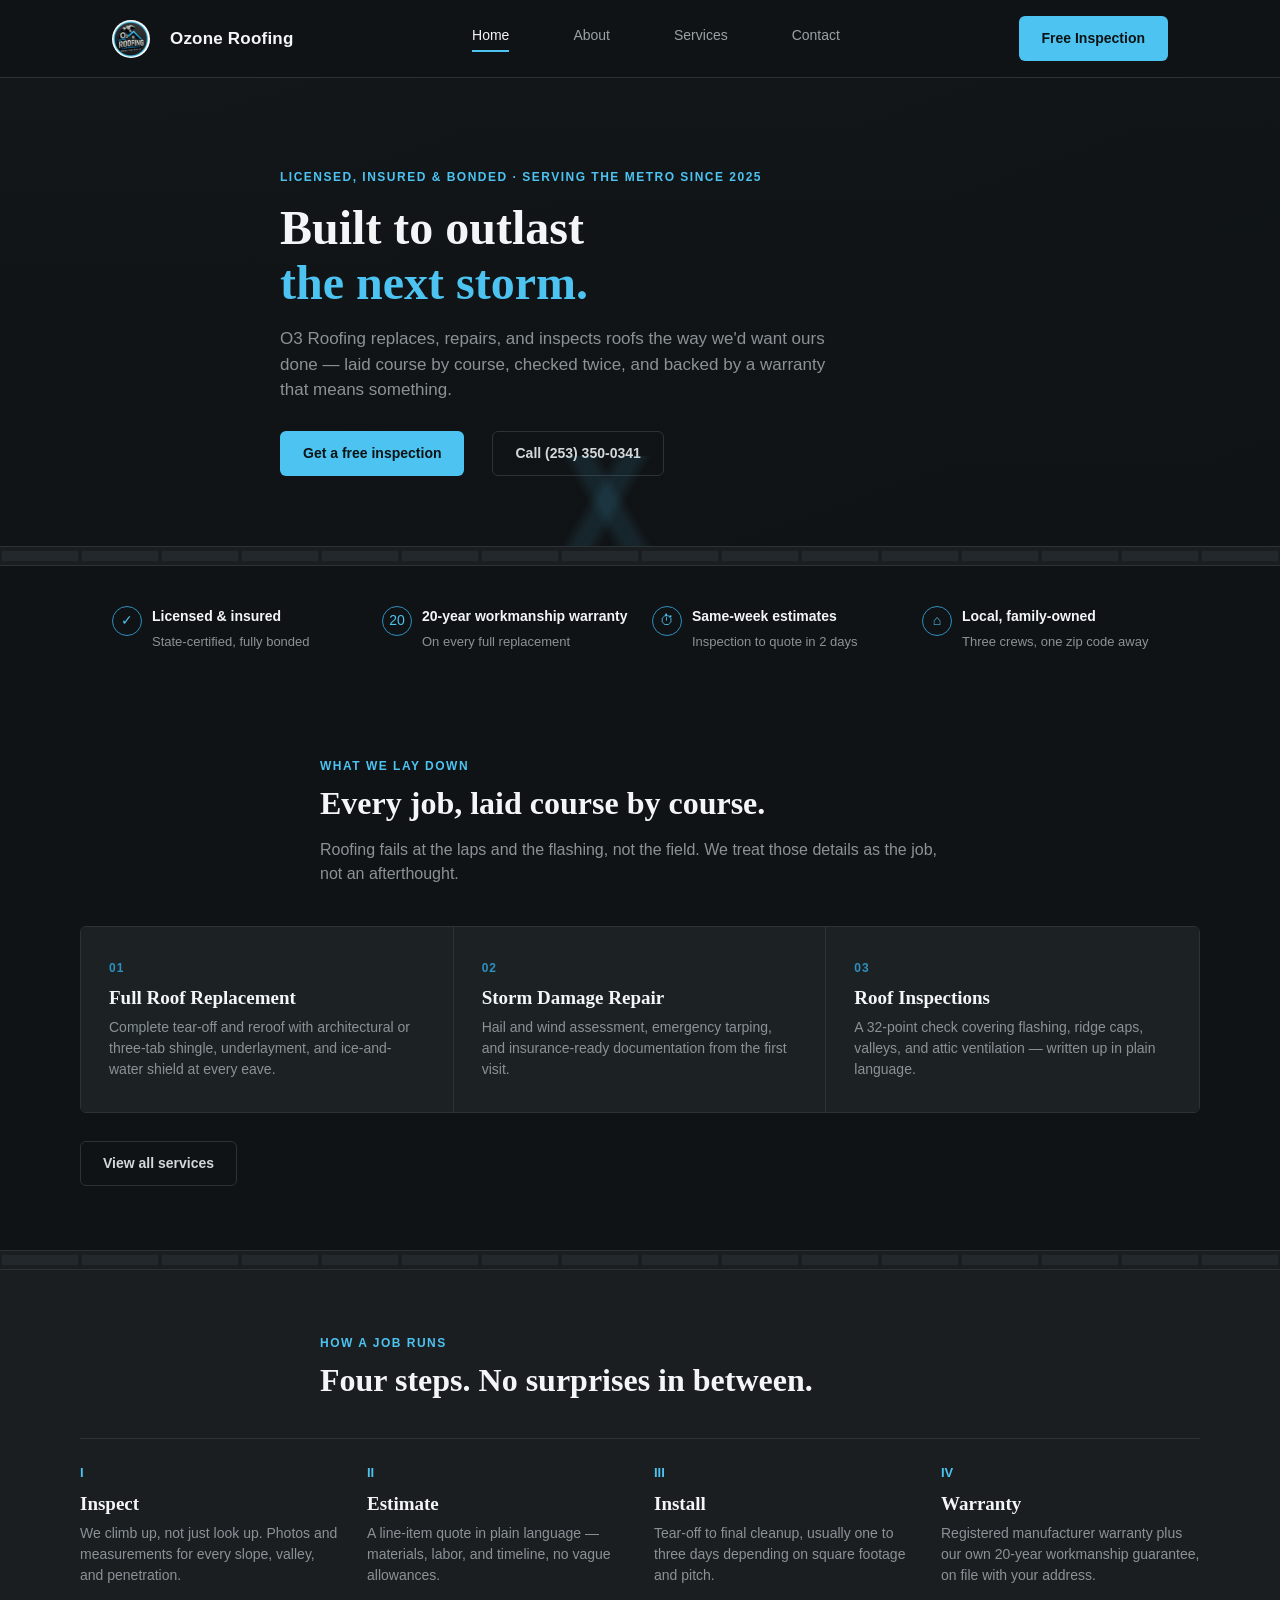
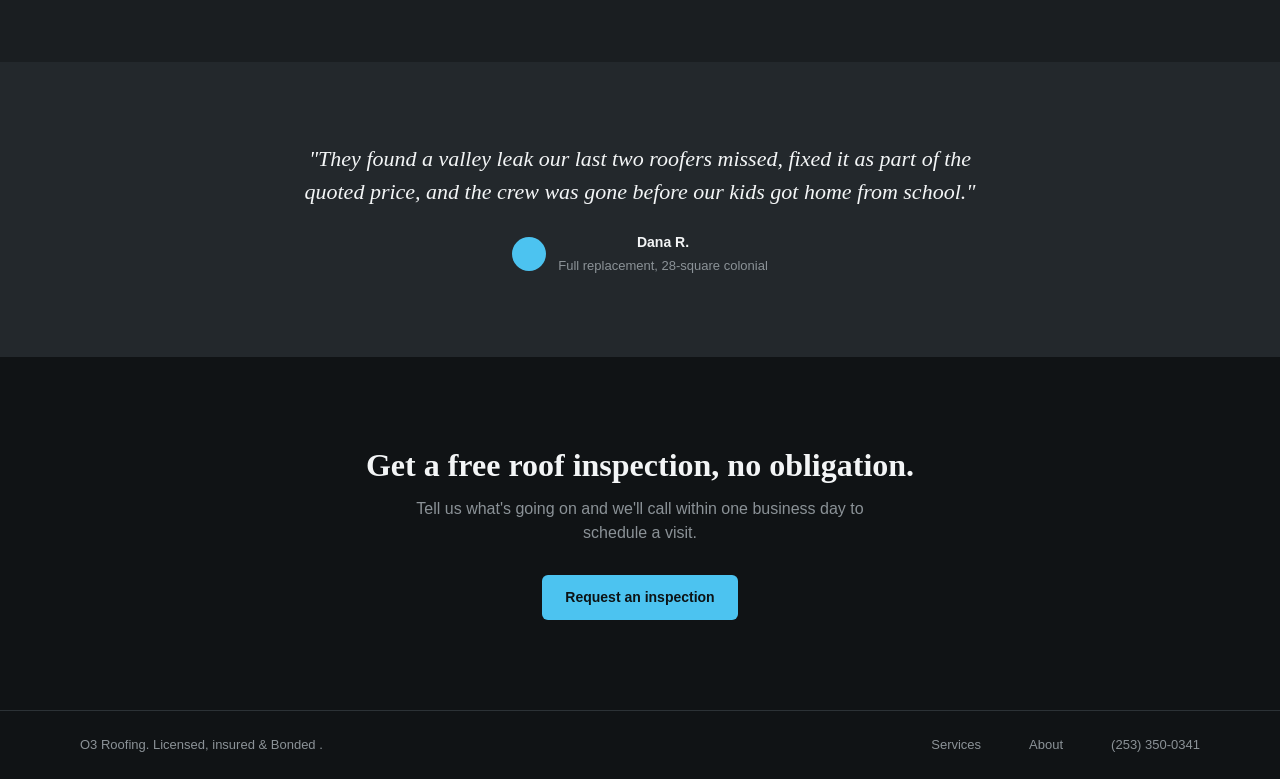
<file: index.html>
<!DOCTYPE html>
<html lang="en">
<head>
<meta charset="UTF-8">
<meta name="viewport" content="width=device-width, initial-scale=1.0">
<title>O3 Roofing — Protection Above All</title>
<link rel="icon" href="images/o3-logo.png">
<link rel="stylesheet" href="css/style.css">
</head>
<body>

<header class="site">
  <div class="nav">
    <a class="brand" href="index.html"><img src="images/o3-logo.png" alt="O3 Roofing logo"> Ozone Roofing</a>
    <nav class="nav-links">
      <a href="index.html" class="active">Home</a>
      <a href="about.html">About</a>
      <a href="services.html">Services</a>
      <a href="contact.html">Contact</a>
    </nav>
    <button class="menu-toggle" aria-label="Toggle menu" aria-expanded="false">☰</button>
    <a class="btn btn-primary" href="contact.html">Free Inspection</a>
  </div>
</header>

<section class="hero">
  <div class="hero-inner wrap" style="padding-left:0;padding-right:0;">
    <div class="eyebrow">Licensed, insured &amp; bonded · Serving the metro since 2025</div>
    <h1>Built to outlast<br><em>the next storm.</em></h1>
    <p class="lead">O3 Roofing replaces, repairs, and inspects roofs the way we'd want ours done — laid course by course, checked twice, and backed by a warranty that means something.</p>
    <div class="hero-actions">
      <a href="contact.html" class="btn btn-primary">Get a free inspection</a>
      <a href="tel:2533500341" class="btn btn-outline">Call (253) 350-0341</a>
    </div>
  </div>
</section>

<div class="ridge-strip">
  <span></span><span></span><span></span><span></span><span></span><span></span><span></span><span></span>
  <span></span><span></span><span></span><span></span><span></span><span></span><span></span><span></span>
</div>

<div class="badges">
  <div class="badge"><div class="dot">✓</div><div><strong>Licensed &amp; insured</strong><span class="desc">State-certified, fully bonded</span></div></div>
  <div class="badge"><div class="dot">20</div><div><strong>20-year workmanship warranty</strong><span class="desc">On every full replacement</span></div></div>
  <div class="badge"><div class="dot">⏱</div><div><strong>Same-week estimates</strong><span class="desc">Inspection to quote in 2 days</span></div></div>
  <div class="badge"><div class="dot">⌂</div><div><strong>Local, family-owned</strong><span class="desc">Three crews, one zip code away</span></div></div>
</div>

<section>
  <div class="section-head wrap" style="padding-left:0;padding-right:0;">
    <div class="eyebrow">What we lay down</div>
    <h2>Every job, laid course by course.</h2>
    <p>Roofing fails at the laps and the flashing, not the field. We treat those details as the job, not an afterthought.</p>
  </div>

  <div class="grid-3">
    <div class="card">
      <div class="num">01</div>
      <h3>Full Roof Replacement</h3>
      <p>Complete tear-off and reroof with architectural or three-tab shingle, underlayment, and ice-and-water shield at every eave.</p>
    </div>
    <div class="card">
      <div class="num">02</div>
      <h3>Storm Damage Repair</h3>
      <p>Hail and wind assessment, emergency tarping, and insurance-ready documentation from the first visit.</p>
    </div>
    <div class="card">
      <div class="num">03</div>
      <h3>Roof Inspections</h3>
      <p>A 32-point check covering flashing, ridge caps, valleys, and attic ventilation — written up in plain language.</p>
    </div>
  </div>
  <div class="wrap cta-link" style="padding-left:0;padding-right:0;">
    <a href="services.html" class="btn btn-outline">View all services</a>
  </div>
</section>

<div class="ridge-strip">
  <span></span><span></span><span></span><span></span><span></span><span></span><span></span><span></span>
  <span></span><span></span><span></span><span></span><span></span><span></span><span></span><span></span>
</div>

<section class="alt">
  <div class="section-head wrap" style="padding-left:0;padding-right:0;">
    <div class="eyebrow">How a job runs</div>
    <h2>Four steps. No surprises in between.</h2>
  </div>
  <div class="steps">
    <div class="step">
      <div class="roman">I</div>
      <h3>Inspect</h3>
      <p>We climb up, not just look up. Photos and measurements for every slope, valley, and penetration.</p>
    </div>
    <div class="step">
      <div class="roman">II</div>
      <h3>Estimate</h3>
      <p>A line-item quote in plain language — materials, labor, and timeline, no vague allowances.</p>
    </div>
    <div class="step">
      <div class="roman">III</div>
      <h3>Install</h3>
      <p>Tear-off to final cleanup, usually one to three days depending on square footage and pitch.</p>
    </div>
    <div class="step">
      <div class="roman">IV</div>
      <h3>Warranty</h3>
      <p>Registered manufacturer warranty plus our own 20-year workmanship guarantee, on file with your address.</p>
    </div>
  </div>
</section>

<section class="testimonial">
  <blockquote>"They found a valley leak our last two roofers missed, fixed it as part of the quoted price, and the crew was gone before our kids got home from school."</blockquote>
  <div class="who">
    <div class="avatar"></div>
    <div><strong>Dana R.</strong><span>Full replacement, 28-square colonial</span></div>
  </div>
</section>

<section class="closing">
  <h2>Get a free roof inspection, no obligation.</h2>
  <p>Tell us what's going on and we'll call within one business day to schedule a visit.</p>
  <a href="contact.html" class="btn btn-primary">Request an inspection</a>
</section>

<footer class="site">
  <div class="footer-inner">
    <span>O3 Roofing. Licensed, insured &amp; Bonded .</span>
    <nav>
      <a href="services.html">Services</a>
      <a href="about.html">About</a>
      <a href="tel:2533500341">(253) 350-0341</a>
    </nav>
  </div>
</footer>

<script src="js/main.js"></script>
</body>
</html>
</file>
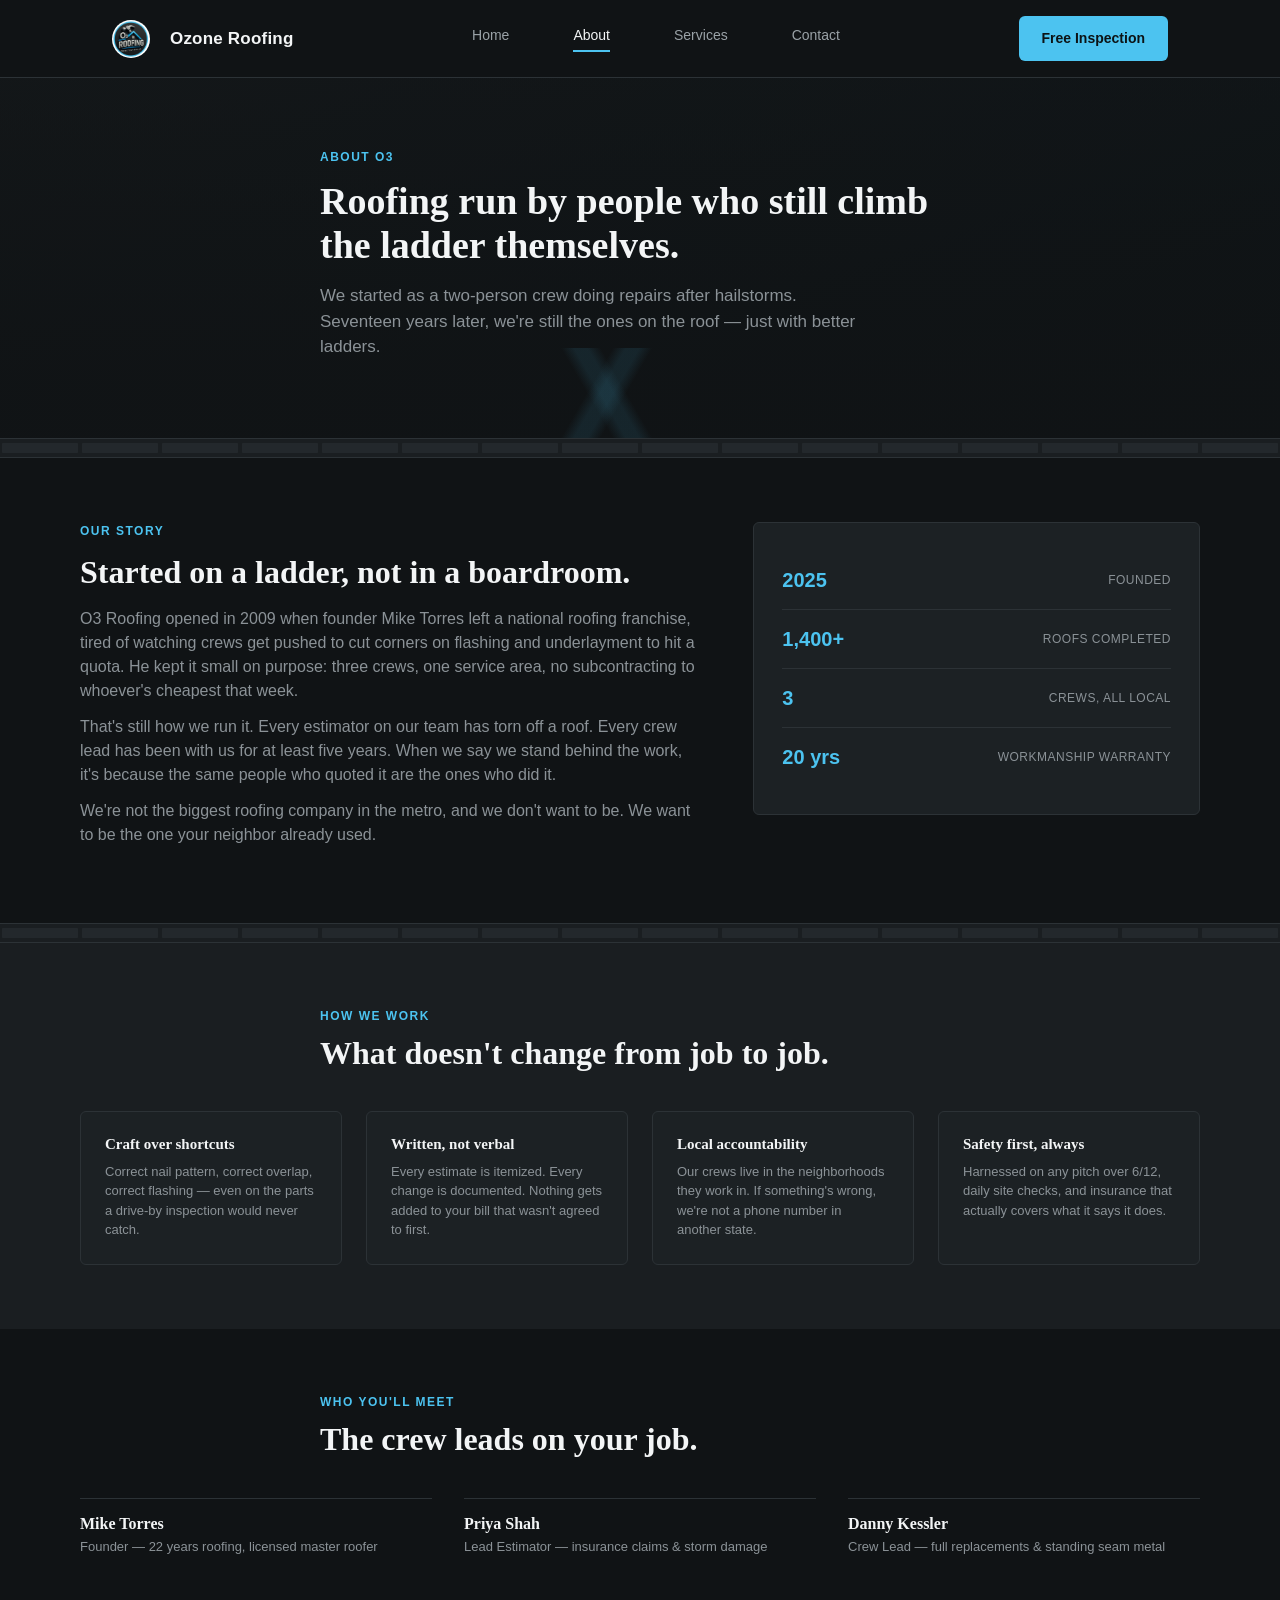
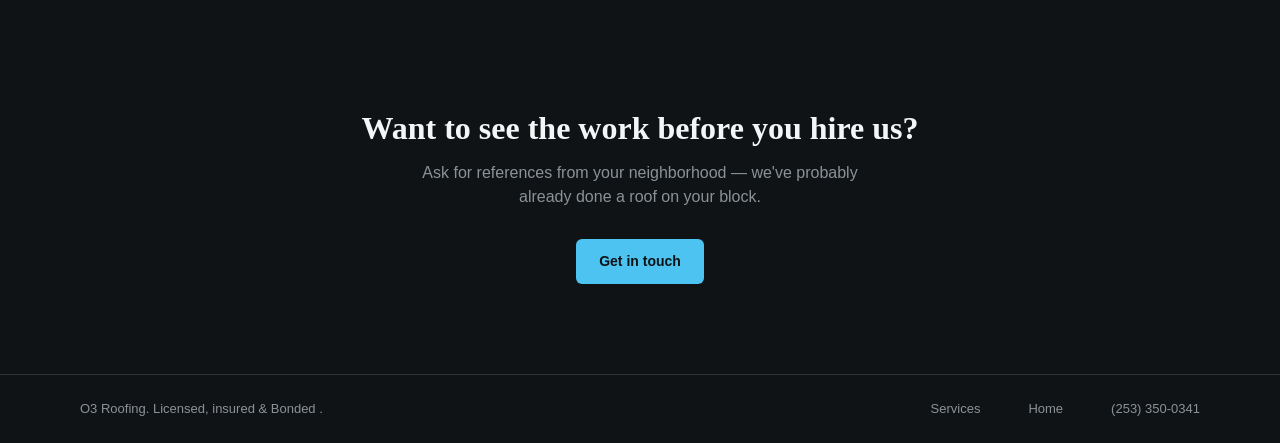
<file: about.html>
<!DOCTYPE html>
<html lang="en">
<head>
<meta charset="UTF-8">
<meta name="viewport" content="width=device-width, initial-scale=1.0">
<title>About — O3 Roofing</title>
<link rel="icon" href="images/o3-logo.png">
<link rel="stylesheet" href="css/style.css">
</head>
<body>

<header class="site">
  <div class="nav">
    <a class="brand" href="index.html"><img src="images/o3-logo.png" alt="O3 Roofing logo"> Ozone Roofing</a>
    <nav class="nav-links">
      <a href="index.html">Home</a>
      <a href="about.html" class="active">About</a>
      <a href="services.html">Services</a>
      <a href="contact.html">Contact</a>
    </nav>
    <button class="menu-toggle" aria-label="Toggle menu" aria-expanded="false">☰</button>
    <a class="btn btn-primary" href="contact.html">Free Inspection</a>
  </div>
</header>

<section class="page-hero hero">
  <div class="hero-inner wrap" style="padding-left:0;padding-right:0;">
    <div class="eyebrow">About O3</div>
    <h1>Roofing run by people who still climb the ladder themselves.</h1>
    <p class="lead">We started as a two-person crew doing repairs after hailstorms. Seventeen years later, we're still the ones on the roof — just with better ladders.</p>
  </div>
</section>

<div class="ridge-strip">
  <span></span><span></span><span></span><span></span><span></span><span></span><span></span><span></span>
  <span></span><span></span><span></span><span></span><span></span><span></span><span></span><span></span>
</div>

<section>
  <div class="two-col">
    <div>
      <div class="eyebrow">Our story</div>
      <h2>Started on a ladder, not in a boardroom.</h2>
      <p>O3 Roofing opened in 2009 when founder Mike Torres left a national roofing franchise, tired of watching crews get pushed to cut corners on flashing and underlayment to hit a quota. He kept it small on purpose: three crews, one service area, no subcontracting to whoever's cheapest that week.</p>
      <p>That's still how we run it. Every estimator on our team has torn off a roof. Every crew lead has been with us for at least five years. When we say we stand behind the work, it's because the same people who quoted it are the ones who did it.</p>
      <p>We're not the biggest roofing company in the metro, and we don't want to be. We want to be the one your neighbor already used.</p>
    </div>
    <div class="stat-panel">
      <div class="stat-row"><span class="num">2025</span><span class="lbl">Founded</span></div>
      <div class="stat-row"><span class="num">1,400+</span><span class="lbl">Roofs completed</span></div>
      <div class="stat-row"><span class="num">3</span><span class="lbl">Crews, all local</span></div>
      <div class="stat-row"><span class="num">20 yrs</span><span class="lbl">Workmanship warranty</span></div>
    </div>
  </div>
</section>

<div class="ridge-strip">
  <span></span><span></span><span></span><span></span><span></span><span></span><span></span><span></span>
  <span></span><span></span><span></span><span></span><span></span><span></span><span></span><span></span>
</div>

<section class="alt">
  <div class="section-head wrap" style="padding-left:0;padding-right:0;">
    <div class="eyebrow">How we work</div>
    <h2>What doesn't change from job to job.</h2>
  </div>
  <div class="values-grid">
    <div class="card">
      <h3>Craft over shortcuts</h3>
      <p>Correct nail pattern, correct overlap, correct flashing — even on the parts a drive-by inspection would never catch.</p>
    </div>
    <div class="card">
      <h3>Written, not verbal</h3>
      <p>Every estimate is itemized. Every change is documented. Nothing gets added to your bill that wasn't agreed to first.</p>
    </div>
    <div class="card">
      <h3>Local accountability</h3>
      <p>Our crews live in the neighborhoods they work in. If something's wrong, we're not a phone number in another state.</p>
    </div>
    <div class="card">
      <h3>Safety first, always</h3>
      <p>Harnessed on any pitch over 6/12, daily site checks, and insurance that actually covers what it says it does.</p>
    </div>
  </div>
</section>

<section>
  <div class="section-head wrap" style="padding-left:0;padding-right:0;">
    <div class="eyebrow">Who you'll meet</div>
    <h2>The crew leads on your job.</h2>
  </div>
  <div class="people">
    <div class="person">
      <h3>Mike Torres</h3>
      <p>Founder — 22 years roofing, licensed master roofer</p>
    </div>
    <div class="person">
      <h3>Priya Shah</h3>
      <p>Lead Estimator — insurance claims &amp; storm damage</p>
    </div>
    <div class="person">
      <h3>Danny Kessler</h3>
      <p>Crew Lead — full replacements &amp; standing seam metal</p>
    </div>
  </div>
</section>

<section class="closing">
  <h2>Want to see the work before you hire us?</h2>
  <p>Ask for references from your neighborhood — we've probably already done a roof on your block.</p>
  <a href="contact.html" class="btn btn-primary">Get in touch</a>
</section>

<footer class="site">
  <div class="footer-inner">
    <span>O3 Roofing. Licensed, insured &amp; Bonded .</span>
    <nav>
      <a href="services.html">Services</a>
      <a href="index.html">Home</a>
      <a href="tel:2533500341">(253) 350-0341</a>
    </nav>
  </div>
</footer>

<script src="js/main.js"></script>
</body>
</html>
</file>
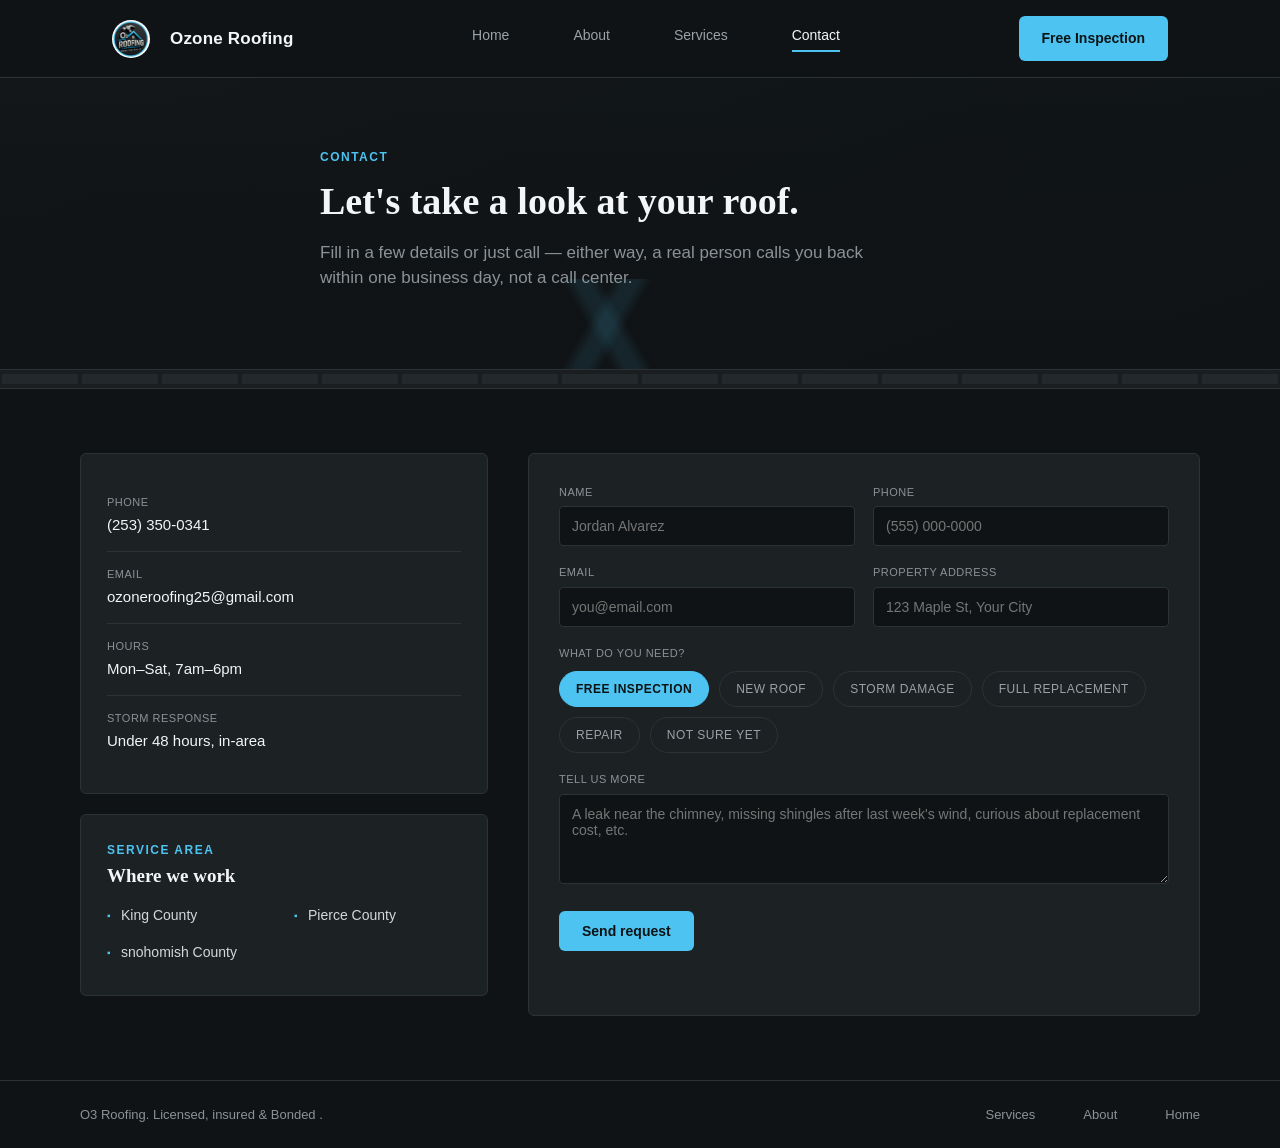
<file: contact.html>
<!DOCTYPE html>
<html lang="en">
<head>
<meta charset="UTF-8">
<meta name="viewport" content="width=device-width, initial-scale=1.0">
<title>Contact — O3 Roofing</title>
<link rel="icon" href="images/o3-logo.png">
<link rel="stylesheet" href="css/style.css">
</head>
<body>

<header class="site">
  <div class="nav">
    <a class="brand" href="index.html"><img src="images/o3-logo.png" alt="O3 Roofing logo"> Ozone Roofing</a>
    <nav class="nav-links">
      <a href="index.html">Home</a>
      <a href="about.html">About</a>
      <a href="services.html">Services</a>
      <a href="contact.html" class="active">Contact</a>
    </nav>
    <button class="menu-toggle" aria-label="Toggle menu" aria-expanded="false">☰</button>
    <a class="btn btn-primary" href="contact.html">Free Inspection</a>
  </div>
</header>

<section class="page-hero hero">
  <div class="hero-inner wrap" style="padding-left:0;padding-right:0;">
    <div class="eyebrow">Contact</div>
    <h1>Let's take a look at your roof.</h1>
    <p class="lead">Fill in a few details or just call — either way, a real person calls you back within one business day, not a call center.</p>
  </div>
</section>

<div class="ridge-strip">
  <span></span><span></span><span></span><span></span><span></span><span></span><span></span><span></span>
  <span></span><span></span><span></span><span></span><span></span><span></span><span></span><span></span>
</div>

<section>
  <div class="contact-wrap">
    <div>
      <div class="info-card">
        <div class="info-row"><div class="lbl">Phone</div><div class="val">(253) 350-0341</div></div>
        <div class="info-row"><div class="lbl">Email</div><div class="val">ozoneroofing25@gmail.com</div></div>
        <div class="info-row"><div class="lbl">Hours</div><div class="val">Mon–Sat, 7am–6pm</div></div>
        <div class="info-row"><div class="lbl">Storm response</div><div class="val">Under 48 hours, in-area</div></div>
      </div>
      <div class="info-card">
        <div class="eyebrow" style="margin-bottom:6px;">Service area</div>
        <h3 style="margin-bottom:2px;">Where we work</h3>
        <ul class="area-list">
          <li>King County</li>
          <li>Pierce County</li>
          <li>snohomish County</li>
        </ul>
      </div>
    </div>

    <form class="contact-form" onsubmit="return false;">
      <div class="form-row">
        <div class="field">
          <label for="name">Name</label>
          <input id="name" type="text" placeholder="Jordan Alvarez">
        </div>
        <div class="field">
          <label for="phone">Phone</label>
          <input id="phone" type="tel" placeholder="(555) 000-0000">
        </div>
      </div>
      <div class="form-row">
        <div class="field">
          <label for="email">Email</label>
          <input id="email" type="email" placeholder="you@email.com">
        </div>
        <div class="field">
          <label for="address">Property address</label>
          <input id="address" type="text" placeholder="123 Maple St, Your City">
        </div>
      </div>

      <label style="display:block;font-size:11px;text-transform:uppercase;letter-spacing:0.5px;color:var(--muted);margin-bottom:10px;">What do you need?</label>
      <div class="chip-group">
        <div class="chip active">Free inspection</div>
        <div class="chip">New roof</div>
        <div class="chip">Storm damage</div>
        <div class="chip">Full replacement</div>
        <div class="chip">Repair</div>
        <div class="chip">Not sure yet</div>
      </div>

      <div class="field" style="margin-bottom:20px;">
        <label for="message">Tell us more</label>
        <textarea id="message" placeholder="A leak near the chimney, missing shingles after last week's wind, curious about replacement cost, etc."></textarea>
      </div>

      <button type="submit" class="btn btn-primary">Send request</button>
    </form>
  </div>
</section>

<footer class="site">
  <div class="footer-inner">
    <span>O3 Roofing. Licensed, insured &amp; Bonded .</span>
    <nav>
      <a href="services.html">Services</a>
      <a href="about.html">About</a>
      <a href="index.html">Home</a>
    </nav>
  </div>
</footer>

<script src="js/main.js"></script>
<script>
document.querySelectorAll('.chip').forEach(function(chip){
  chip.addEventListener('click', function(){
    document.querySelectorAll('.chip').forEach(function(c){ c.classList.remove('active'); });
    chip.classList.add('active');
  });
});
</script>

</body>
</html>
</file>
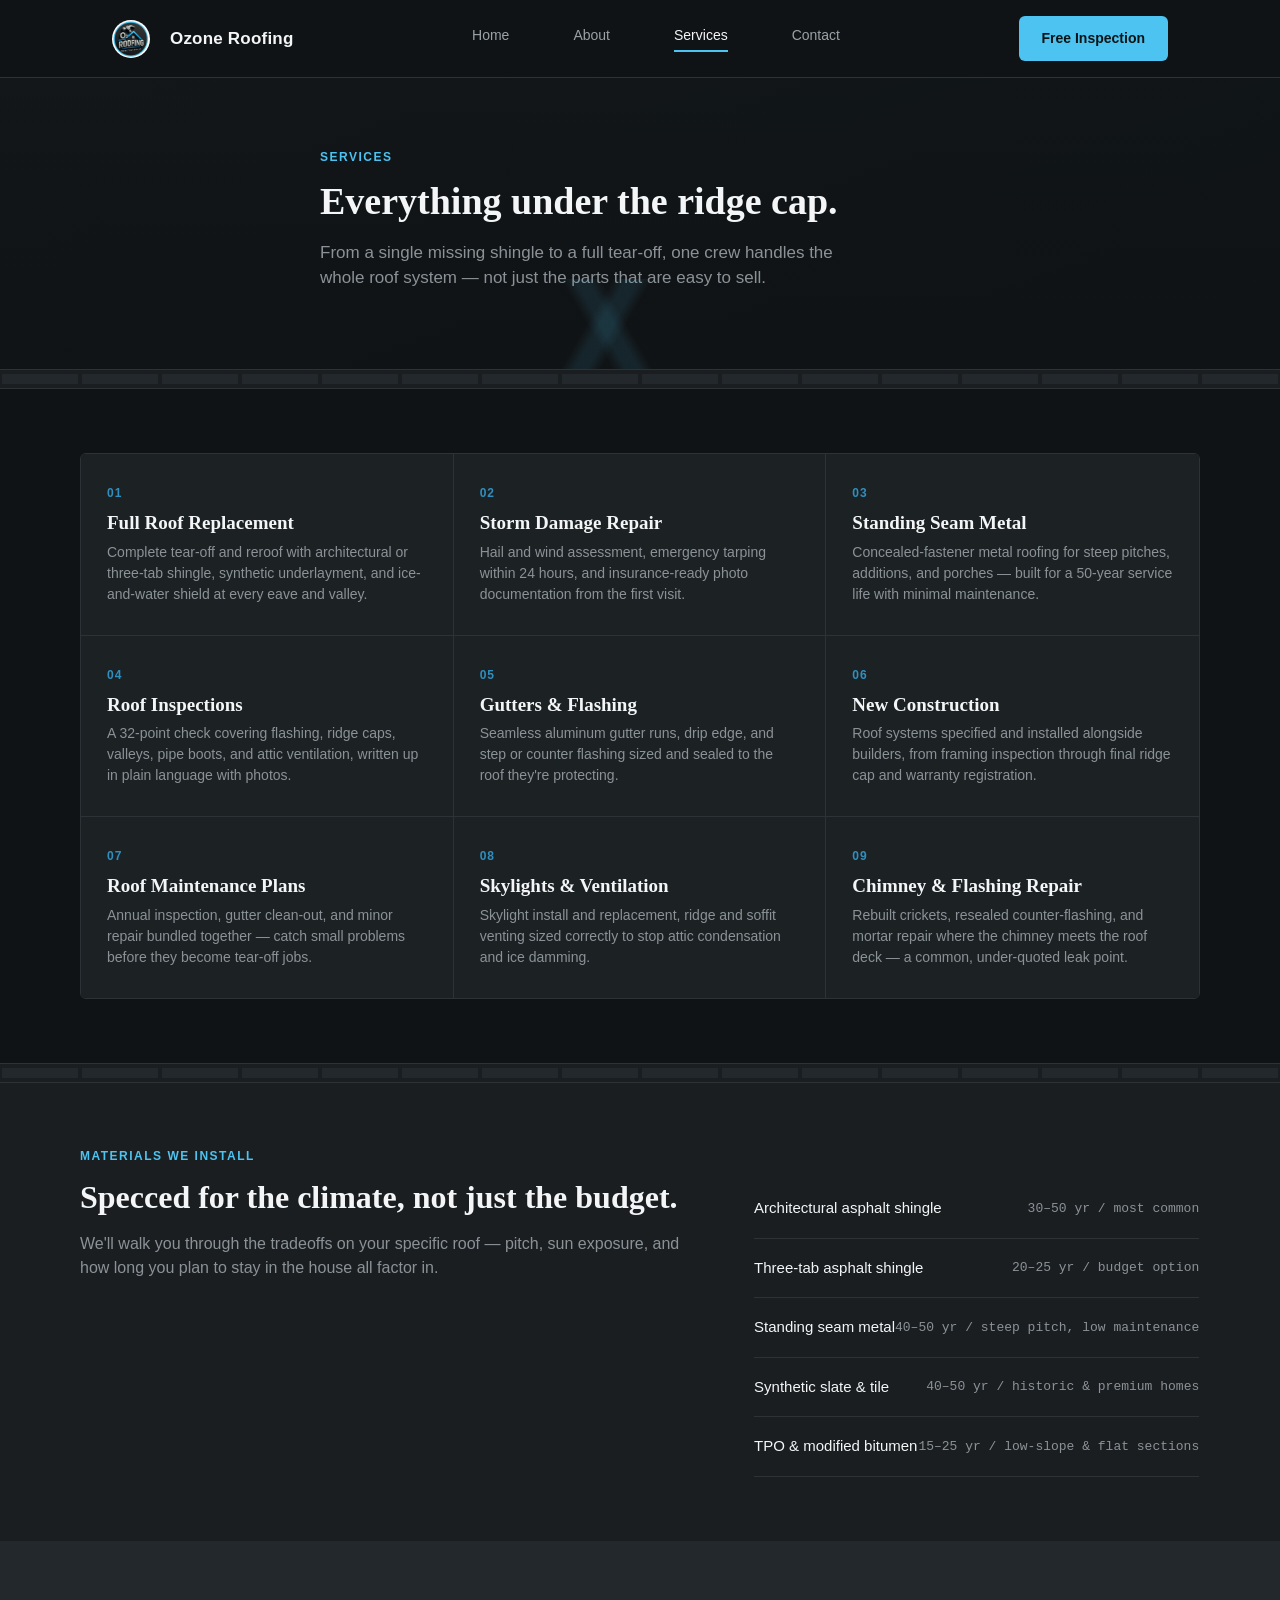
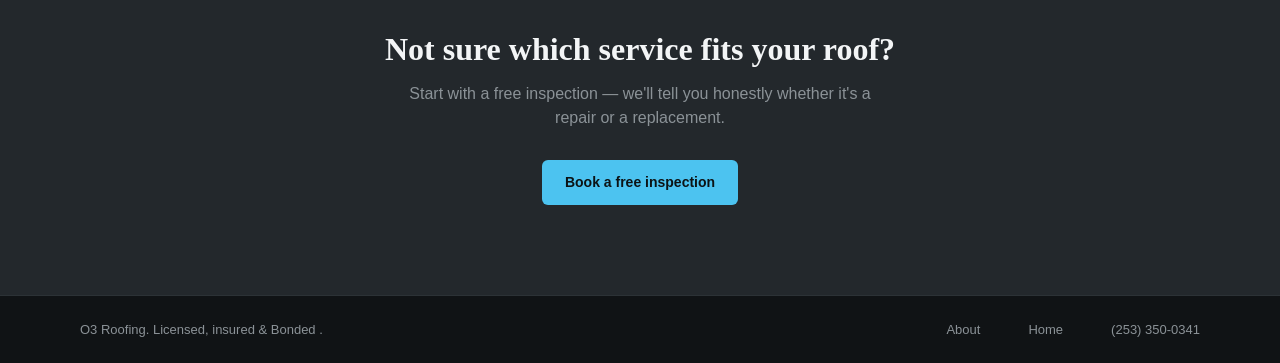
<file: services.html>
<!DOCTYPE html>
<html lang="en">
<head>
<meta charset="UTF-8">
<meta name="viewport" content="width=device-width, initial-scale=1.0">
<title>Services — O3 Roofing</title>
<link rel="icon" href="images/o3-logo.png">
<link rel="stylesheet" href="css/style.css">
</head>
<body>

<header class="site">
  <div class="nav">
    <a class="brand" href="index.html"><img src="images/o3-logo.png" alt="O3 Roofing logo"> Ozone Roofing</a>
    <nav class="nav-links">
      <a href="index.html">Home</a>
      <a href="about.html">About</a>
      <a href="services.html" class="active">Services</a>
      <a href="contact.html">Contact</a>
    </nav>
    <button class="menu-toggle" aria-label="Toggle menu" aria-expanded="false">☰</button>
    <a class="btn btn-primary" href="contact.html">Free Inspection</a>
  </div>
</header>

<section class="page-hero hero">
  <div class="hero-inner wrap" style="padding-left:0;padding-right:0;">
    <div class="eyebrow">Services</div>
    <h1>Everything under the ridge cap.</h1>
    <p class="lead">From a single missing shingle to a full tear-off, one crew handles the whole roof system — not just the parts that are easy to sell.</p>
  </div>
</section>

<div class="ridge-strip">
  <span></span><span></span><span></span><span></span><span></span><span></span><span></span><span></span>
  <span></span><span></span><span></span><span></span><span></span><span></span><span></span><span></span>
</div>

<section>
  <div class="grid-3 services">
    <div class="card">
      <div class="num">01</div>
      <h3>Full Roof Replacement</h3>
      <p>Complete tear-off and reroof with architectural or three-tab shingle, synthetic underlayment, and ice-and-water shield at every eave and valley.</p>
    </div>
    <div class="card">
      <div class="num">02</div>
      <h3>Storm Damage Repair</h3>
      <p>Hail and wind assessment, emergency tarping within 24 hours, and insurance-ready photo documentation from the first visit.</p>
    </div>
    <div class="card">
      <div class="num">03</div>
      <h3>Standing Seam Metal</h3>
      <p>Concealed-fastener metal roofing for steep pitches, additions, and porches — built for a 50-year service life with minimal maintenance.</p>
    </div>
    <div class="card">
      <div class="num">04</div>
      <h3>Roof Inspections</h3>
      <p>A 32-point check covering flashing, ridge caps, valleys, pipe boots, and attic ventilation, written up in plain language with photos.</p>
    </div>
    <div class="card">
      <div class="num">05</div>
      <h3>Gutters &amp; Flashing</h3>
      <p>Seamless aluminum gutter runs, drip edge, and step or counter flashing sized and sealed to the roof they're protecting.</p>
    </div>
    <div class="card">
      <div class="num">06</div>
      <h3>New Construction</h3>
      <p>Roof systems specified and installed alongside builders, from framing inspection through final ridge cap and warranty registration.</p>
    </div>
    <div class="card">
      <div class="num">07</div>
      <h3>Roof Maintenance Plans</h3>
      <p>Annual inspection, gutter clean-out, and minor repair bundled together — catch small problems before they become tear-off jobs.</p>
    </div>
    <div class="card">
      <div class="num">08</div>
      <h3>Skylights &amp; Ventilation</h3>
      <p>Skylight install and replacement, ridge and soffit venting sized correctly to stop attic condensation and ice damming.</p>
    </div>
    <div class="card">
      <div class="num">09</div>
      <h3>Chimney &amp; Flashing Repair</h3>
      <p>Rebuilt crickets, resealed counter-flashing, and mortar repair where the chimney meets the roof deck — a common, under-quoted leak point.</p>
    </div>
  </div>
</section>

<div class="ridge-strip">
  <span></span><span></span><span></span><span></span><span></span><span></span><span></span><span></span>
  <span></span><span></span><span></span><span></span><span></span><span></span><span></span><span></span>
</div>

<section class="alt">
  <div class="eyebrow wrap" style="padding-left:0;padding-right:0;color:var(--blue);">Materials we install</div>
  <div class="two-col">
    <div>
      <h2>Specced for the climate, not just the budget.</h2>
      <p>We'll walk you through the tradeoffs on your specific roof — pitch, sun exposure, and how long you plan to stay in the house all factor in.</p>
    </div>
    <div class="materials">
      <div class="material-row"><span>Architectural asphalt shingle</span><span class="meta">30–50 yr / most common</span></div>
      <div class="material-row"><span>Three-tab asphalt shingle</span><span class="meta">20–25 yr / budget option</span></div>
      <div class="material-row"><span>Standing seam metal</span><span class="meta">40–50 yr / steep pitch, low maintenance</span></div>
      <div class="material-row"><span>Synthetic slate &amp; tile</span><span class="meta">40–50 yr / historic &amp; premium homes</span></div>
      <div class="material-row"><span>TPO &amp; modified bitumen</span><span class="meta">15–25 yr / low-slope &amp; flat sections</span></div>
    </div>
  </div>
</section>

<section class="closing" style="background:var(--card-alt);">
  <h2>Not sure which service fits your roof?</h2>
  <p>Start with a free inspection — we'll tell you honestly whether it's a repair or a replacement.</p>
  <a href="contact.html" class="btn btn-primary">Book a free inspection</a>
</section>

<footer class="site">
  <div class="footer-inner">
    <span> O3 Roofing. Licensed, insured &amp; Bonded .</span>
    <nav>
      <a href="about.html">About</a>
      <a href="index.html">Home</a>
      <a href="tel:2533500341">(253) 350-0341</a>
    </nav>
  </div>
</footer>

<script src="js/main.js"></script>
</body>
</html>
</file>
<file: css/style.css>
/* ============================================
   O3 ROOFING — palette pulled from the logo
   dark charcoal + sky blue + brushed silver
   ============================================ */

:root {
  --bg: #101315;
  --bg-alt: #1a1e21;
  --card: #1c2124;
  --card-alt: #23282c;
  --border: #2c3236;

  --blue: #4CC3F0;
  --blue-dim: #2f8fbf;
  --blue-deep: #1e5f80;

  --silver: #d4d8db;
  --silver-dim: #9aa2a7;
  --white: #f3f5f6;
  --muted: #8b9297;

  --radius: 6px;
  --maxw: 1120px;
}

* { box-sizing: border-box; }

html { scroll-behavior: smooth; }

body {
  margin: 0;
  background: var(--bg);
  color: var(--silver);
  font-family: -apple-system, BlinkMacSystemFont, "Segoe UI", Helvetica, Arial, sans-serif;
  line-height: 1.5;
  -webkit-font-smoothing: antialiased;
}

a { color: inherit; text-decoration: none; }

h1, h2, h3 {
  font-family: Georgia, "Times New Roman", serif;
  color: var(--white);
  line-height: 1.15;
  margin: 0 0 16px;
  font-weight: 700;
}

h1 { font-size: 44px; }
h2 { font-size: 32px; }
h3 { font-size: 19px; }

p { color: var(--muted); margin: 0 0 12px; }

.wrap {
  max-width: var(--maxw);
  margin: 0 auto;
  padding: 0 32px;
}

img { max-width: 100%; display: block; }

/* ---------- header ---------- */
header.site {
  border-bottom: 1px solid var(--border);
  background: var(--bg);
  position: sticky;
  top: 0;
  z-index: 50;
}

.nav {
  display: flex;
  align-items: center;
  justify-content: space-between;
  padding: 16px 32px;
  max-width: var(--maxw);
  margin: 0 auto;
}

.brand {
  display: flex;
  align-items: center;
  gap: 10px;
  color: var(--white);
  font-weight: 700;
  font-size: 17px;
  letter-spacing: 0.2px;
}
.brand img { margin-right: 10px; }

.brand img {
  width: 38px;
  height: 38px;
  border-radius: 50%;
}

.nav-links {
  display: flex;
  gap: 32px;
  font-size: 14px;
  color: var(--silver-dim);
}
.nav-links a { margin-left: 32px; }
.nav-links a:first-child { margin-left: 0; }

.menu-toggle {
  display: none;
  background: transparent;
  border: 1px solid var(--border);
  color: var(--white);
  font-size: 20px;
  line-height: 1;
  padding: 8px 12px;
  border-radius: var(--radius);
  cursor: pointer;
}

.nav-links a { padding-bottom: 4px; border-bottom: 2px solid transparent; transition: color .15s, border-color .15s; }
.nav-links a:hover, .nav-links a.active { color: var(--white); border-color: var(--blue); }

.btn {
  display: inline-block;
  padding: 11px 22px;
  border-radius: var(--radius);
  font-size: 14px;
  font-weight: 600;
  border: 1px solid transparent;
  cursor: pointer;
  transition: transform .12s ease, background .15s ease, border-color .15s ease;
}
.btn-primary {
  background: var(--blue);
  color: #0c1315;
}
.btn-primary:hover { background: #6ccff2; }

.btn-outline {
  border-color: var(--border);
  color: var(--silver);
  background: transparent;
}
.btn-outline:hover { border-color: var(--blue); color: var(--white); }

/* ---------- hero ---------- */
.hero {
  background:
    linear-gradient(180deg, rgba(16,19,21,0.55) 0%, rgba(16,19,21,0.92) 85%),
    linear-gradient(160deg, #171b1d 0%, #10171a 60%, #0c1315 100%);
  padding: 90px 32px 60px;
  position: relative;
  overflow: hidden;
}

.hero::after {
  content: "";
  position: absolute;
  left: 0; right: 0; bottom: 0;
  height: 90px;
  background: linear-gradient(120deg, transparent 46%, rgba(76,195,240,0.10) 47%, rgba(76,195,240,0.10) 48%, transparent 49%),
              linear-gradient(60deg, transparent 46%, rgba(76,195,240,0.10) 47%, rgba(76,195,240,0.10) 48%, transparent 49%);
  pointer-events: none;
}

.eyebrow {
  text-transform: uppercase;
  letter-spacing: 1.5px;
  font-size: 12px;
  color: var(--blue);
  font-weight: 600;
  margin-bottom: 14px;
}

.hero-inner { max-width: 720px; }
.hero h1 { font-size: 48px; }
.hero h1 em { color: var(--blue); font-style: normal; }
.hero p.lead { font-size: 17px; max-width: 560px; margin-bottom: 28px; }

.hero-actions { display: flex; gap: 14px; margin-bottom: 10px; }
.hero-actions a { margin-right: 14px; }
.hero-actions a:last-child { margin-right: 0; }

/* ---------- ridge-cap divider strip ---------- */
.ridge-strip {
  display: flex;
  height: 20px;
  background: var(--bg-alt);
  border-top: 1px solid var(--border);
  border-bottom: 1px solid var(--border);
}
.ridge-strip span {
  flex: 1;
  background: var(--card-alt);
  margin: 4px 2px;
  border-radius: 1px;
}

/* ---------- badges row ---------- */
.badges {
  display: grid;
  grid-template-columns: repeat(4, 1fr);
  gap: 24px;
  padding: 40px 32px;
  max-width: var(--maxw);
  margin: 0 auto;
}
.badge { display: flex; gap: 10px; align-items: flex-start; }
.badge .dot {
  width: 30px; height: 30px; border-radius: 50%;
  border: 1px solid var(--blue-dim);
  flex-shrink: 0;
  display: flex; align-items: center; justify-content: center;
  color: var(--blue);
  font-size: 14px;
}
.badge strong { display: block; color: var(--white); font-size: 14px; margin-bottom: 2px; }
.badge span.desc { color: var(--muted); font-size: 13px; }

/* ---------- sections ---------- */
section { padding: 64px 32px; }
section.alt { background: var(--bg-alt); }

.section-head { max-width: 640px; margin-bottom: 40px; }
.section-head .eyebrow { margin-bottom: 10px; }

/* ---------- cards / grid ---------- */
.grid-3 {
  display: grid;
  grid-template-columns: repeat(3, 1fr);
  gap: 0;
  border: 1px solid var(--border);
  border-radius: var(--radius);
  overflow: hidden;
  max-width: var(--maxw);
  margin: 0 auto;
}
.grid-3 .card {
  padding: 32px 28px;
  background: var(--card);
  border-right: 1px solid var(--border);
  border-top: 1px solid var(--border);
}
.grid-3 .card:nth-child(3n) { border-right: none; }
.grid-3 .card:nth-child(-n+3) { border-top: none; }

.card .num { color: var(--blue-dim); font-size: 12px; font-weight: 700; margin-bottom: 10px; letter-spacing: 1px; }
.card h3 { margin-bottom: 8px; }
.card p { font-size: 14px; margin: 0; }

.cta-link { margin-top: 28px; }

/* ---------- steps ---------- */
.steps {
  display: grid;
  grid-template-columns: repeat(4, 1fr);
  gap: 28px;
  max-width: var(--maxw);
  margin: 0 auto;
  padding-top: 24px;
  border-top: 1px solid var(--border);
}
.steps .step .roman { color: var(--blue); font-size: 13px; font-weight: 700; margin-bottom: 10px; }
.steps h3 { margin-bottom: 8px; }
.steps p { font-size: 14px; }

/* ---------- materials list ---------- */
.materials { max-width: var(--maxw); margin: 0 auto; }
.material-row {
  display: flex; justify-content: space-between; align-items: center;
  padding: 18px 0; border-bottom: 1px solid var(--border);
  font-size: 15px; color: var(--white);
}
.material-row span.meta { color: var(--muted); font-size: 13px; font-family: monospace; }

/* ---------- testimonial ---------- */
.testimonial {
  background: var(--card-alt);
  text-align: center;
  padding: 80px 32px;
}
.testimonial blockquote {
  max-width: 680px; margin: 0 auto 24px;
  font-family: Georgia, serif; font-style: italic;
  font-size: 22px; color: var(--white); line-height: 1.5;
}
.testimonial .who { display: flex; gap: 12px; justify-content: center; align-items: center; }
.testimonial .avatar { width: 34px; height: 34px; border-radius: 50%; background: var(--blue); }
.testimonial .who strong { color: var(--white); display: block; font-size: 14px; }
.testimonial .who span { color: var(--muted); font-size: 13px; }

/* ---------- closing CTA ---------- */
.closing {
  text-align: center;
  padding: 90px 32px;
}
.closing h2 { max-width: 560px; margin: 0 auto 14px; }
.closing p { max-width: 480px; margin: 0 auto 30px; }

/* ---------- footer ---------- */
footer.site {
  border-top: 1px solid var(--border);
  padding: 24px 32px;
}
.footer-inner {
  max-width: var(--maxw); margin: 0 auto;
  display: flex; justify-content: space-between; align-items: center;
  font-size: 13px; color: var(--muted);
}
.footer-inner nav { display: flex; gap: 24px; }
.footer-inner nav a { margin-left: 24px; }
.footer-inner nav a:first-child { margin-left: 0; }
.footer-inner a:hover { color: var(--blue); }

/* ---------- generic page hero (about/services/contact) ---------- */
.page-hero { padding: 70px 32px 50px; }
.page-hero .hero-inner { max-width: 640px; }
.page-hero h1 { font-size: 38px; }

/* ---------- about page ---------- */
.stat-panel {
  background: var(--card);
  border: 1px solid var(--border);
  border-radius: var(--radius);
  padding: 28px;
}
.stat-row { display: flex; justify-content: space-between; padding: 14px 0; border-bottom: 1px solid var(--border); }
.stat-row:last-child { border-bottom: none; }
.stat-row .num { color: var(--blue); font-size: 20px; font-weight: 700; }
.stat-row .lbl { color: var(--muted); font-size: 12px; text-transform: uppercase; letter-spacing: 0.5px; align-self: center; }

.two-col { display: grid; grid-template-columns: 1.4fr 1fr; gap: 48px; max-width: var(--maxw); margin: 0 auto; align-items: start; }

.people { display: grid; grid-template-columns: repeat(3, 1fr); gap: 32px; max-width: var(--maxw); margin: 0 auto; }
.people .person { border-top: 1px solid var(--border); padding-top: 16px; }
.people h3 { font-size: 16px; margin-bottom: 4px; }
.people p { font-size: 13px; margin: 0; }

.values-grid { display: grid; grid-template-columns: repeat(4, 1fr); gap: 24px; max-width: var(--maxw); margin: 0 auto; }
.values-grid .card { background: var(--card); border: 1px solid var(--border); border-radius: var(--radius); padding: 24px; }
.values-grid h3 { font-size: 15px; }
.values-grid p { font-size: 13px; }

/* ---------- services page ---------- */
.grid-3.services .card { padding: 30px 26px; }

/* ---------- contact page ---------- */
.contact-wrap { display: grid; grid-template-columns: 0.85fr 1.4fr; gap: 40px; max-width: var(--maxw); margin: 0 auto; }
.info-card {
  background: var(--card); border: 1px solid var(--border); border-radius: var(--radius);
  padding: 26px; margin-bottom: 20px;
}
.info-row { padding: 14px 0; border-bottom: 1px solid var(--border); }
.info-row:last-child { border-bottom: none; }
.info-row .lbl { text-transform: uppercase; letter-spacing: 0.5px; font-size: 11px; color: var(--muted); margin-bottom: 4px; }
.info-row .val { color: var(--white); font-size: 15px; }

.area-list { display: grid; grid-template-columns: 1fr 1fr; gap: 4px 20px; list-style: none; padding: 0; margin: 12px 0 0; font-size: 14px; }
.area-list li { padding: 6px 0; color: var(--silver); position: relative; padding-left: 14px; }
.area-list li::before { content: "▪"; color: var(--blue); position: absolute; left: 0; font-size: 10px; top: 9px; }

form.contact-form { background: var(--card); border: 1px solid var(--border); border-radius: var(--radius); padding: 30px; }
.form-row { display: grid; grid-template-columns: 1fr 1fr; gap: 18px; margin-bottom: 18px; }
.field label { display: block; font-size: 11px; text-transform: uppercase; letter-spacing: 0.5px; color: var(--muted); margin-bottom: 6px; }
.field input, .field textarea {
  width: 100%; background: var(--bg); border: 1px solid var(--border); border-radius: 4px;
  padding: 11px 12px; color: var(--white); font-size: 14px; font-family: inherit;
}
.field input:focus, .field textarea:focus { outline: none; border-color: var(--blue); }
.field textarea { resize: vertical; min-height: 90px; }

.chip-group { display: flex; flex-wrap: wrap; gap: 10px; margin-bottom: 18px; }
.chip {
  border: 1px solid var(--border); border-radius: 20px; padding: 8px 16px;
  font-size: 12px; color: var(--silver-dim); text-transform: uppercase; letter-spacing: 0.5px;
  cursor: pointer; background: transparent;
}
.chip.active { background: var(--blue); border-color: var(--blue); color: #0c1315; font-weight: 700; }

/* ---------- responsive ---------- */

/* Tablet and down: collapse nav into a hamburger dropdown, stack grids */
@media (max-width: 900px) {
  .nav { padding: 14px 20px; }
  .wrap { padding: 0 20px; }

  .menu-toggle { display: inline-block; }

  .nav-links {
    display: none;
    flex-direction: column;
    position: absolute;
    top: 100%;
    left: 0;
    right: 0;
    background: var(--bg);
    border-bottom: 1px solid var(--border);
    padding: 8px 20px 16px;
    gap: 0;
  }
  .nav-links.open { display: flex; }
  .nav-links a {
    margin-left: 0;
    padding: 12px 0;
    border-bottom: 1px solid var(--border);
    border-bottom-width: 1px;
    width: 100%;
  }
  .nav-links a:last-child { border-bottom: none; }

  header.site { position: sticky; }
  .nav { position: relative; }

  .hero, .page-hero { padding: 56px 20px 40px; }
  section { padding: 44px 20px; }

  .badges, .grid-3, .steps, .two-col, .people, .values-grid, .contact-wrap, .form-row, .area-list {
    grid-template-columns: 1fr !important;
  }
  .grid-3 .card { border-right: none !important; border-top: 1px solid var(--border) !important; }
  .badges { gap: 20px; padding: 32px 20px; }

  h1 { font-size: 30px; }
  h2 { font-size: 26px; }
  .hero h1 { font-size: 32px; }
  .hero p.lead { font-size: 15px; }

  .hero-actions { flex-direction: column; align-items: stretch; }
  .hero-actions a { margin-left: 0; margin-right: 0; margin-bottom: 12px; text-align: center; }
  .hero-actions a:last-child { margin-bottom: 0; }

  .testimonial { padding: 56px 20px; }
  .testimonial blockquote { font-size: 18px; }

  .closing { padding: 60px 20px; }

  .footer-inner { flex-direction: column; gap: 14px; text-align: center; }
  .footer-inner nav { flex-wrap: wrap; justify-content: center; }
}

/* Phones: tighter type, full-width buttons, simplified spacing */
@media (max-width: 520px) {
  .brand span, .brand { font-size: 15px; }
  .brand img { width: 32px; height: 32px; }

  .btn { width: 100%; text-align: center; }
  .nav .btn-primary { display: none; } /* keep header tidy; CTA still in hero + closing sections */

  .hero h1 { font-size: 27px; }
  h2 { font-size: 22px; }
  .eyebrow { font-size: 11px; }

  .card { padding: 24px 20px; }
  .values-grid .card { padding: 20px; }

  .stat-panel { padding: 20px; }
  .stat-row .num { font-size: 17px; }

  .chip-group { gap: 8px; }
  .chip { padding: 7px 12px; font-size: 11px; }

  form.contact-form { padding: 20px; }
  .info-card { padding: 20px; }
}
</file>
